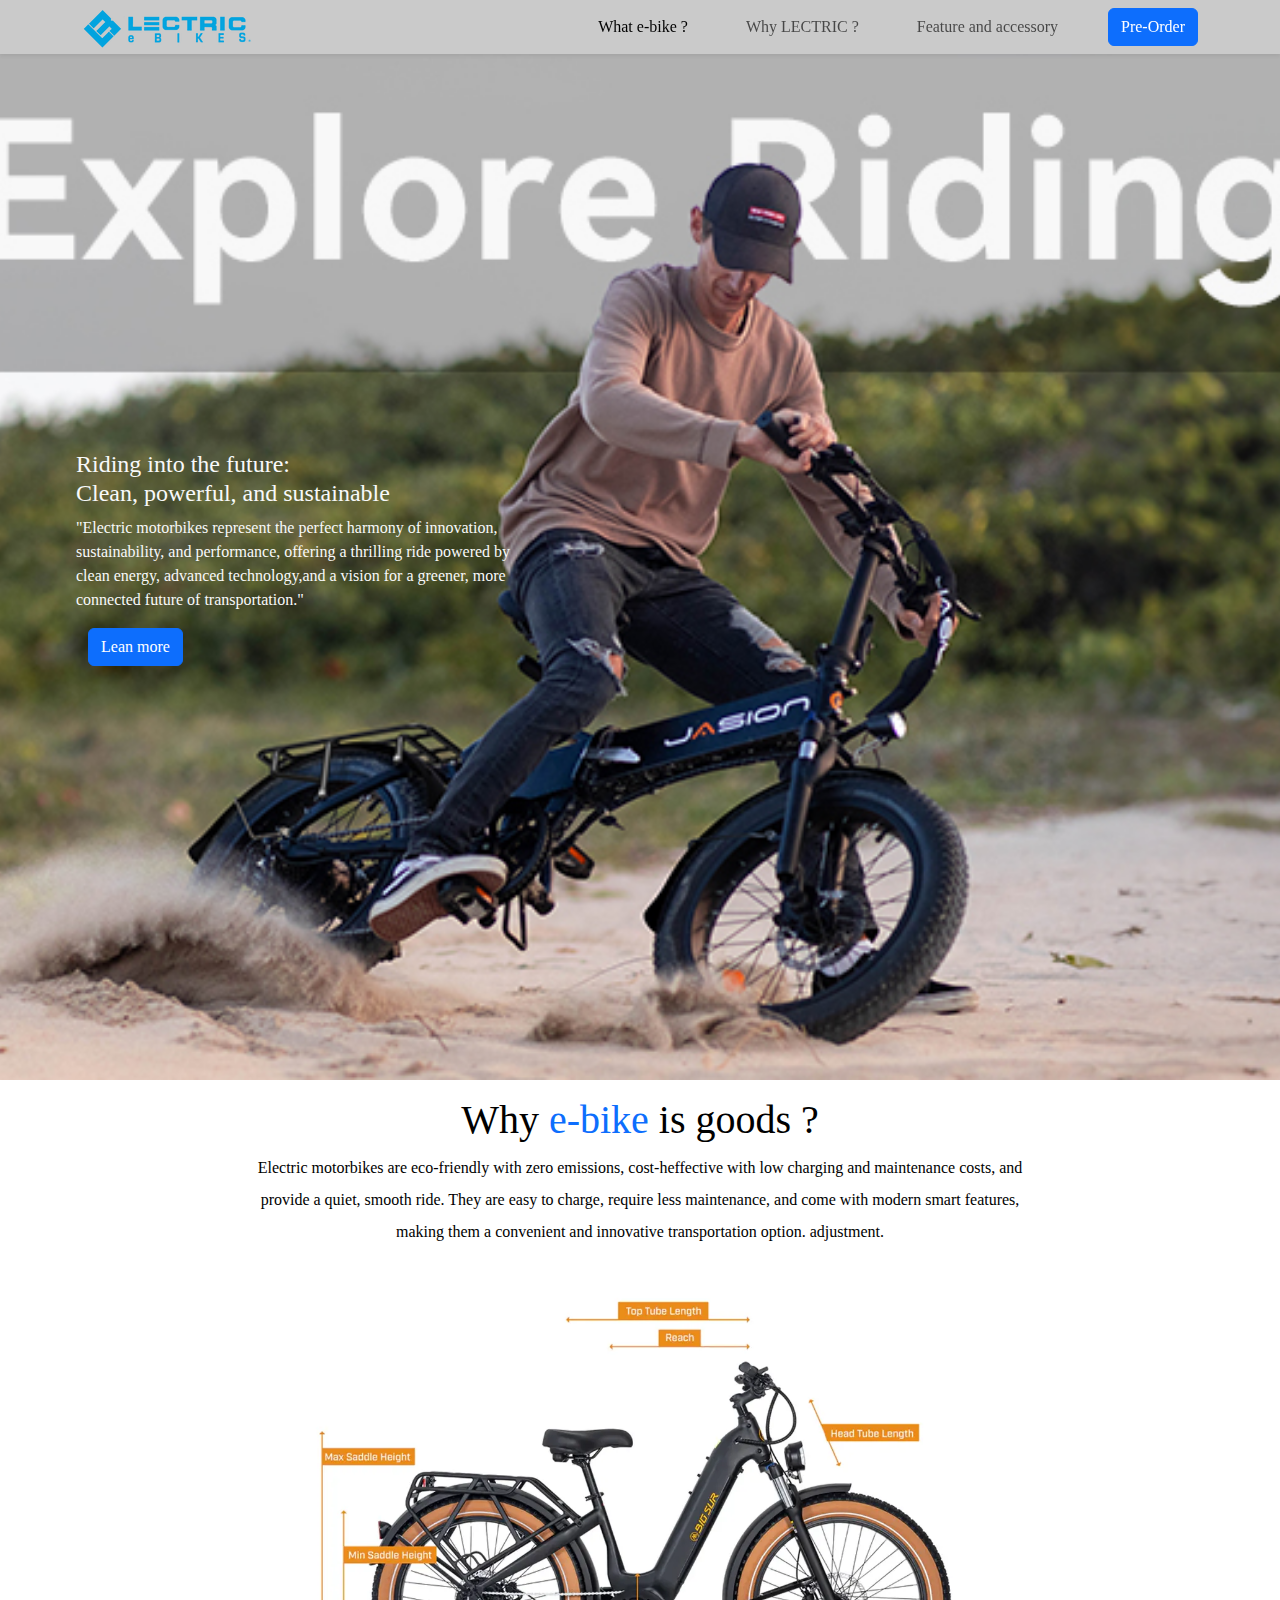
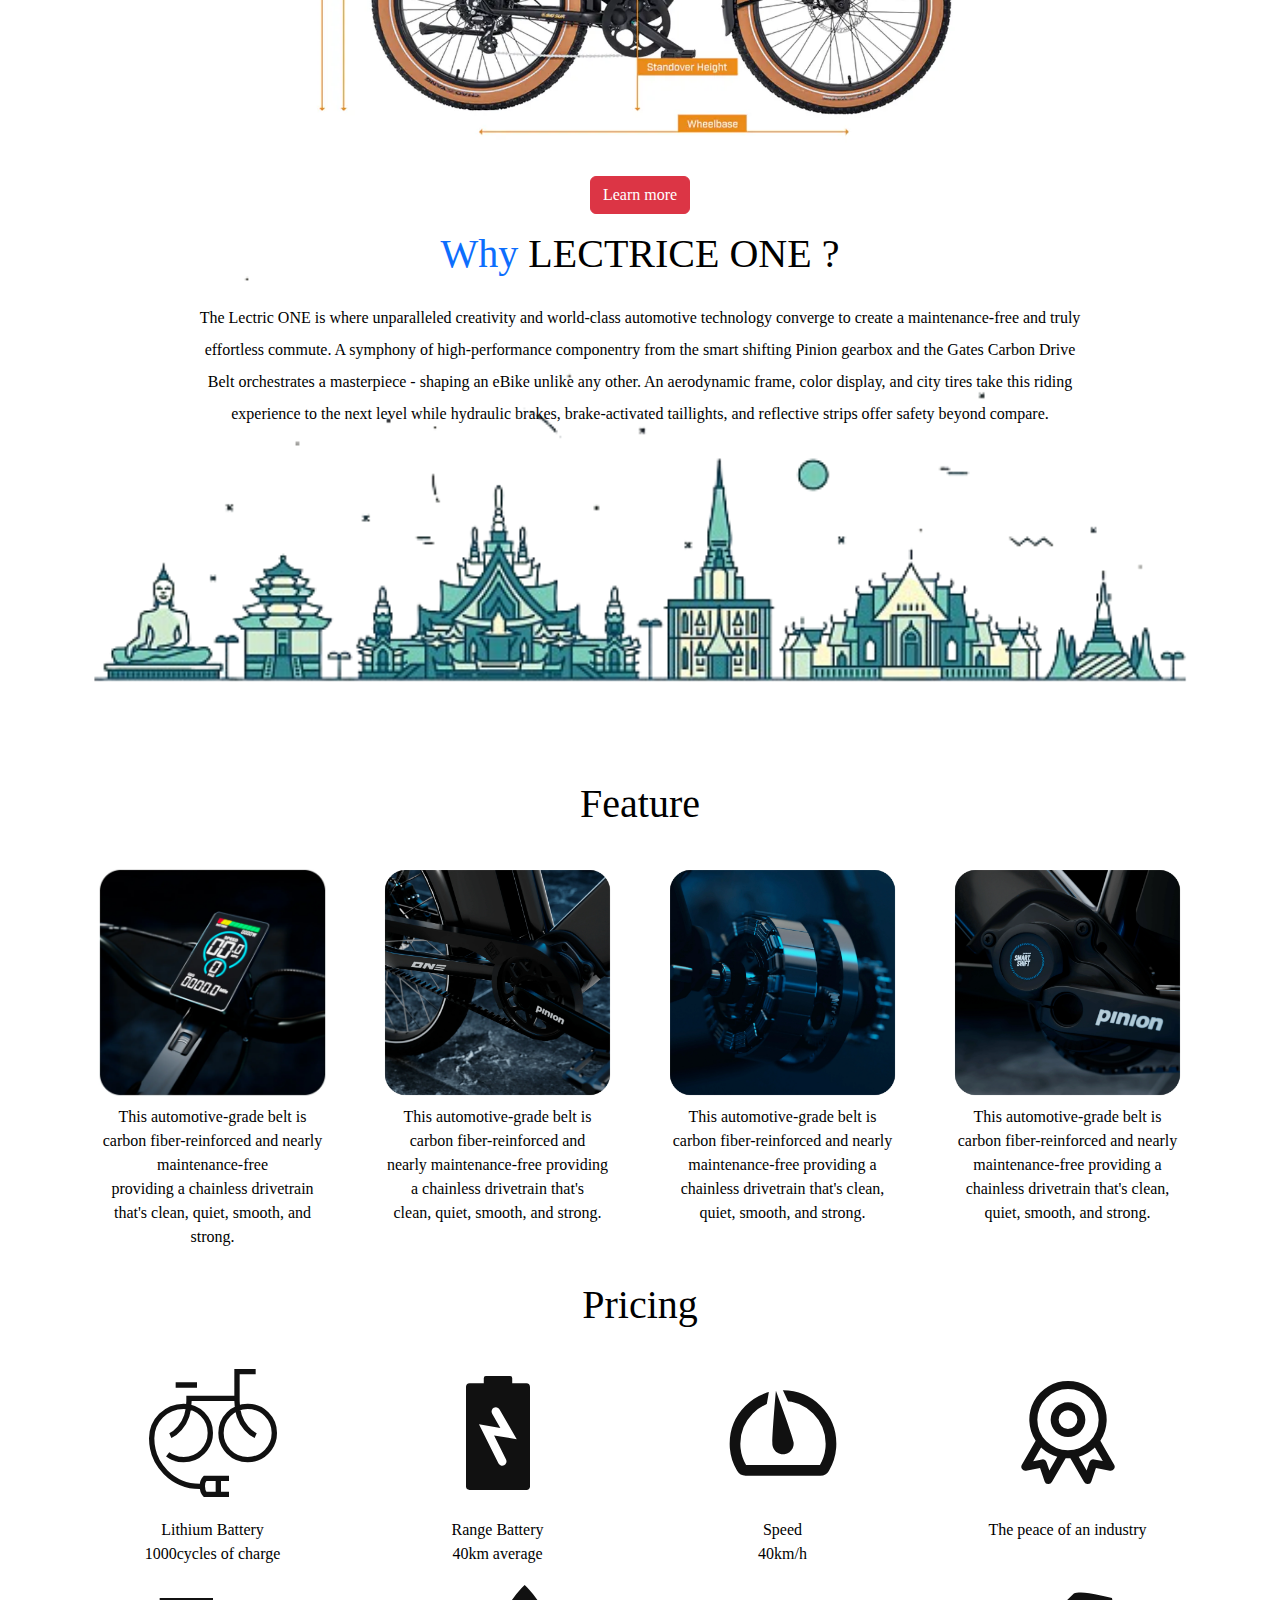
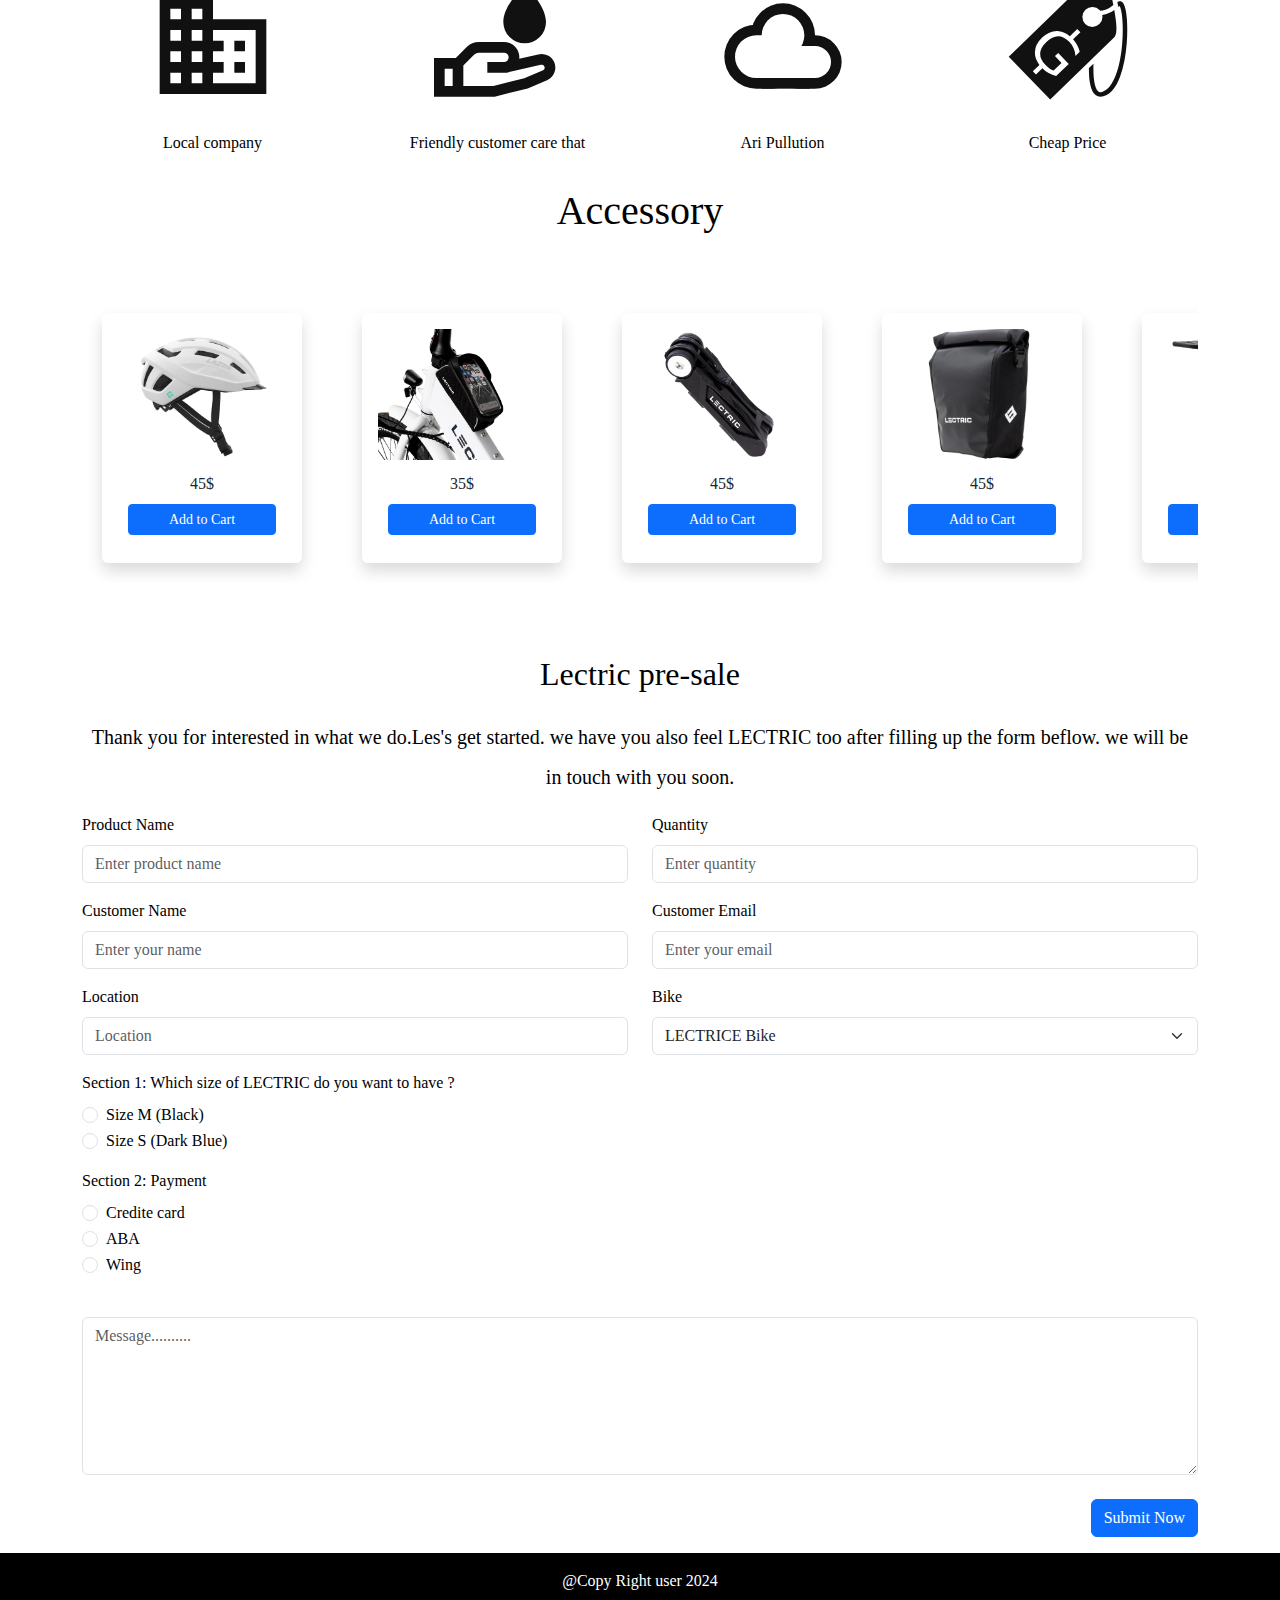
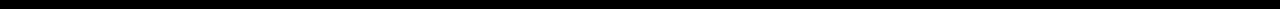
<file: index.html>
<!DOCTYPE html>
<html lang="en">
  <head>
    <meta charset="UTF-8" />
    <meta name="viewport" content="width=device-width, initial-scale=1.0" />
    <title>LECTRICE</title>
    <link
      href="https://cdn.jsdelivr.net/npm/bootstrap@5.3.0-alpha1/dist/css/bootstrap.min.css"
      rel="stylesheet"
    />
    <link rel="icon" href="/Img/logo.png">
    <link rel="stylesheet" href="/style/second.css" />
  </head>
  <body>
    <header>
      <div
        class="container-fluid imgbosnh"
        style="
          background-image: url(/Img/header\ img.jpg);
          background-position: center;
          background-repeat: no-repeat;
          background-size: cover;
          height: 120vh;
        "
      >
        <nav
          class="navbar navbar-expand-lg navbar-light shadow-sm"
          style="
            z-index: 1;
            position: fixed;
            width: 100%;
            background-color: rgb(202, 202, 202);
          "
        >
          <div class="container">
            <!-- Logo -->
            <a class="navbar-brand" href="#">
              <img
                src="/Img/logo.png"
                alt="Logo"
                class="d-inline-block align-text-top"
                style="height: 40px"
              />
            </a>

            <!-- Toggle button for mobile view -->
            <button
              class="navbar-toggler"
              type="button"
              data-bs-toggle="collapse"
              data-bs-target="#navbarNav"
              aria-controls="navbarNav"
              aria-expanded="false"
              aria-label="Toggle navigation"
            >
              <span class="navbar-toggler-icon"></span>
            </button>

            <!-- Menu Items -->
            <div class="collapse navbar-collapse" id="navbarNav">
              <ul class="navbar-nav ms-auto">
                <li class="nav-item">
                  <a
                    class="nav-link active"
                    aria-current="page"
                    href="#section1"
                    style="padding-right: 50px"
                    >What e-bike ?</a
                  >
                </li>
                <li class="nav-item">
                  <a
                    class="nav-link"
                    href="#section2"
                    style="padding-right: 50px"
                    >Why LECTRIC ?</a
                  >
                </li>
                <li class="nav-item">
                  <a
                    class="nav-link"
                    href="#section3"
                    style="padding-right: 50px"
                    >Feature and accessory</a
                  >
                </li>
              </ul>
              <!-- Pre-Order Button -->
              <a href="#section4" class="btn btn-primary ">Pre-Order</a>
            </div>
          </div>
        </nav>
        <div
          class="container text-light"
          style="position: absolute; top: 50%; margin-left: 5%"
        >
          <h1 class="fs-4">
            Riding into the future: <br />
            Clean, powerful, and sustainable
          </h1>
          <p>
            "Electric motorbikes represent the perfect harmony of innovation,<br />
            sustainability, and performance, offering a thrilling ride powered
            by
            <br />
            clean energy, advanced technology,and a vision for a greener, more
            <br />
            connected future of transportation."
          </p>
          <div class="container mt-3">
            <form>
              <button type="submit" class="btn btn-primary">Lean more</button>
            </form>
          </div>
        </div>
      </div>
    </header>
    <div
    id="section1"
    class="container-fluid text-black  d-flex justify-content-center align-items-center"
  >
    <div class="text-center pt-3">
      <h1>
        Why
        <a
          href="https://example.com"
          class="text-decoration-none hover #284560"
          >e-bike</a
        >
        is goods ?
      </h1>
      <p class="lead mx-auto lh-lg fs-6" style="width: 60%">
        Electric motorbikes are eco-friendly with zero emissions,
        cost-heffective with low charging and maintenance costs, and
        provide a quiet, smooth ride. They are easy to charge, require
        less maintenance, and come with modern smart features, making them
        a convenient and innovative transportation option. adjustment.
      </p>
      <div class="container" style="width: 60%; margin: auto">
        <img
          src="/Img/page 2.webp"
          class="img-fluid imgbosnh"
          alt="Image"
        /> </div>
      <button class="btn btn-danger mt-3">Learn more</button>
      <div class="text-center pt-3" id="section2">
        <h1>
          <a
            href="https://example.co"
            class="text-decoration-none hover #284560"
            >Why</a
          >
          LECTRICE ONE ?
        </h1>
        <p
          class="lead mx-auto lh-lg pt-3 fs-6 forme"
          style="width: 70%; margin-bottom: -250px"
        >
          The Lectric ONE is where unparalleled creativity and world-class
          automotive technology converge to create a maintenance-free and
          truly effortless commute. A symphony of high-performance componentry
          from the smart shifting Pinion gearbox and the Gates Carbon Drive
          Belt orchestrates a masterpiece - shaping an eBike unlike any other.
          An aerodynamic frame, color display, and city tires take this riding
          experience to the next level while hydraulic brakes, brake-activated
          taillights, and reflective strips offer safety beyond compare.
        </p>
        <div
          class="mx-auto imgbosnh2"
          style="
            background-image: url('/Img/page_4-removebg-preview.png');
            background-size: contain;
            background-position: center;
            background-repeat: no-repeat;
            height: 600px;
            width: 90%;
          "
        ></div>
        </div>
        <h1  id="section3">Feature</h1>
    <div class="container mt-4">
        <div class="row">
            <!-- Box 1 -->
            <div class="col-12 col-sm-6 col-md-3 mb-3">
                <div class="p-3 text-center">
                    <img 
                        src="/Img/ONE-features-display.webp" 
                        alt="Image 1" 
                        class="img-fluid mb-2"
                    >
                    <p class="card-text fs-6">
                        This automotive-grade belt is <br> carbon  fiber-reinforced and
                        nearly maintenance-free <br> providing a chainless drivetrain <br>
                        that's clean, quiet, smooth, and strong.
                      </p>
                </div>
            </div>
            <!-- Box 2 -->
            <div class="col-12 col-sm-6 col-md-3 mb-3">
                <div class="p-3 text-center">
                    <img 
                        src="/Img/ONE-features-gates.webp" 
                        alt="Image 2" 
                        class="img-fluid mb-2"
                    >
                    <p class="card-text fs-6">
                        This automotive-grade belt is <br> carbon fiber-reinforced and <br>
                        nearly maintenance-free providing <br> a chainless drivetrain
                        that's <br> clean, quiet, smooth, and strong.
                      </p>
                </div>
            </div>
            <!-- Box 3 -->
            <div class="col-12 col-sm-6 col-md-3 mb-3">
                <div class=" p-3 text-center">
                    <img 
                        src="/Img/ONE-features-motor.webp" 
                        alt="Image 3" 
                        class="img-fluid mb-2"
                    >
                    <p class="card-text fs-6">
                        This automotive-grade belt is carbon fiber-reinforced and
                        nearly maintenance-free providing a chainless drivetrain
                        that's clean, quiet, smooth, and strong.
                      </p>
                </div>
            </div>
            <!-- Box 4 -->
            <div class="col-12 col-sm-6 col-md-3 mb-3">
                <div class=" p-3 text-center">
                    <img 
                        src="/Img/ONE-features-smart.shift.webp" 
                        alt="Image 4" 
                        class="img-fluid mb-2"
                    >
                    <p class="card-text fs-6">
                        This automotive-grade belt is carbon fiber-reinforced and
                        nearly maintenance-free providing a chainless drivetrain
                        that's clean, quiet, smooth, and strong.
                      </p>
                </div>
            </div>
        </div>
    </div>
    <h1 class="pb-3">Pricing</h1>
    <div class="container mt-4">
        <div class="row">
            <!-- Box 1 -->
            <div class="col-12 col-sm-6 col-md-3 mb-3">
                <span class="guidance--e-bike-1"></span>
                <div class="card-body">
                  <p class="card-text mt-3 fs-6">
                    Lithium Battery <br />1000cycles of charge
                  </p>
                </div>
            </div>
            <!-- Box 2 -->
            <div class="col-12 col-sm-6 col-md-3 mb-3">
                <span class="clarity--battery-solid"></span>
                <div class="card-body">
                  <p class="card-text mt-3 fs-6">
                    Range Battery <br />
                    40km average
                  </p>
                </div>
            </div>
            <!-- Box 3 -->
            <div class="col-12 col-sm-6 col-md-3 mb-3">
                <span class="line-md--speed-loop"></span>
                <div class="card-body">
                  <p class="card-text mt-3 fs-6">
                    Speed <br />
                    40km/h
                  </p>
                </div>
            </div>
            <!-- Box 4 -->
            <div class="col-12 col-sm-6 col-md-3 mb-3">
                <span class="basil--award-outline"></span>
                <div class="card-body">
                  <p class="card-text mt-3 fs-6">The peace of an industry</p>
                </div>
            </div>
            <!-- Box 5 -->
            <div class="col-12 col-sm-6 col-md-3 mb-3">
                <span class="mdi--company"></span>
                <div class="card-body">
                  <p class="card-text mt-3 fs-6">Local company</p>
                </div>
            </div>
            <!-- Box 6 -->
            <div class="col-12 col-sm-6 col-md-3 mb-3">
                <span
                  class="tdesign--undertake-environment-protection-filled"
                ></span>
                <div class="card-body">
                  <p class="card-text mt-3 fs-6">Friendly customer care that</p>
                </div>
            </div>
            <!-- Box 7 -->
            <div class="col-12 col-sm-6 col-md-3 mb-3">
                <span class="line-md--cloud-alt-filled"></span>
              <div class="card-body">
                <p class="card-text mt-3 fs-6">Ari Pullution</p>
              </div>
            
            </div>
            <!-- Box 8 -->
            <div class="col-12 col-sm-6 col-md-3 mb-3">
                <span class="game-icons--price-tag"></span>
                <div class="card-body">
                  <p class="card-text mt-3 fs-6">Cheap Price</p>
                </div>
               
            </div>
        </div>
    </div>
    <h1 class="p-3">Accessory</h1>
    <div class="container py-4 fs-6">
        <!-- Product List Container -->
        <div class="product-list-container position-relative overflow-auto">
          <div class="product-list">
            <!-- Product Cards -->
            <div class="product-card bg-white text-dark shadow rounded p-3">
              <img
                src="/Img/add acc.webp"
                alt="Product Image"
                class="img-fluid"
              />
              <div class="product-info">
                <p>45$</p>
                <button class="btn btn-primary btn-sm mt-2">
                  Add to Cart
                </button>
              </div>
            </div>
            <div class="product-card bg-white text-dark shadow rounded p-3">
              <img
                src="/Img/add acc2.webp"
                alt="Product Image"
                class="img-fluid"
              />
              <div class="product-info">
                <p>35$</p>
                <button class="btn btn-primary btn-sm mt-2">
                  Add to Cart
                </button>
              </div>
            </div>
            <div class="product-card bg-white text-dark shadow rounded p-3">
              <img
                src="/Img/add acc3.webp"
                alt="Product Image"
                class="img-fluid"
              />
              <div class="product-info">
                <p>45$</p>
                <button class="btn btn-primary btn-sm mt-2">
                  Add to Cart
                </button>
              </div>
            </div>
            <div class="product-card bg-white text-dark shadow rounded p-3">
              <img
                src="/Img/add acc4.webp"
                alt="Product Image"
                class="img-fluid"
              />
              <div class="product-info">
                <p>45$</p>
                <button class="btn btn-primary btn-sm mt-2">
                  Add to Cart
                </button>
              </div>
            </div>
            <div class="product-card bg-white text-dark shadow rounded p-3">
              <img
                src="/Img/acc.webp"
                alt="Product Image"
                class="img-fluid"
              />
              <div class="product-info">
                <p>50$</p>
                <button class="btn btn-primary btn-sm mt-2">
                  Add to Cart
                </button>
              </div>
            </div>
            <div class="product-card bg-white text-dark shadow rounded p-3">
              <img
                src="/Img/acc2.webp"
                alt="Product Image"
                class="img-fluid"
              />
              <div class="product-info">
                <p>60$</p>
                <button class="btn btn-primary btn-sm mt-2">
                  Add to Cart
                </button>
              </div>
            </div>
            <div class="product-card bg-white text-dark shadow rounded p-3">
              <img
                src="/Img/acc3.webp"
                alt="Product Image"
                class="img-fluid"
              />
              <div class="product-info">
                <p>75$</p>
                <button class="btn btn-primary btn-sm mt-2">
                  Add to Cart
                </button>
              </div>
            </div>
            <div class="product-card bg-white text-dark shadow rounded p-3">
              <img
                src="/Img/acc4.webp"
                alt="Product Image"
                class="img-fluid"
              />
              <div class="product-info">
                <p>80$</p>
                <button class="btn btn-primary btn-sm mt-2">
                  Add to Cart
                </button>
              </div>
            </div>
          </div>
        </div>
      </div>
    <footer>
      <div class="container mt-5 text-black w-100" id="section4">
        <h2 class="text-center mb-4">Lectric pre-sale</h2>
        <div class="lead mx-auto lh-lg">
          <p
            class="text-center container-fluid form d-flex justify-content-start mb-3"
          >
            Thank you for interested in what we do.Les's get started. we have
            you also feel LECTRIC too after filling up the form beflow. we will
            be in touch with you soon.
          </p>
        </div>
        <form>
          <!-- Row 1 -->
          <div class="row mb-3 text-start">
            <div class="col-lg-6 col-md-6 col-12">
              <label for="productName" class="form-label">Product Name</label>
              <input
                type="text"
                class="form-control"
                id="productName"
                placeholder="Enter product name"
                required
              />
            </div>
            <div class="col-lg-6 col-md-6 col-12">
              <label for="quantity" class="form-label">Quantity</label>
              <input
                type="number"
                class="form-control"
                id="quantity"
                placeholder="Enter quantity"
                required
              />
            </div>
          </div>
          <!-- Row 2 -->
          <div class="row mb-3 text-start">
            <div class="col-lg-6 col-md-6 col-12">
              <label for="customerName" class="form-label">Customer Name</label>
              <input
                type="text"
                class="form-control"
                id="customerName"
                placeholder="Enter your name"
                required
              />
            </div>
            <div class="col-lg-6 col-md-6 col-12">
              <label for="customerEmail" class="form-label"
                >Customer Email</label
              >
              <input
                type="email"
                class="form-control"
                id="customerEmail"
                placeholder="Enter your email"
                required
              />
            </div>
          </div>
          <!-- Row 3 -->
          <div class="row mb-3 text-start">
            <div class="col-lg-6 col-md-6 col-12">
              <label for="deliveryDate" class="form-label">Location</label>
              <input
                type="text"
                class="form-control"
                id="deliveryDate "
                placeholder="Location"
                required
              />
            </div>
            <div class="col-lg-6 col-md-6 col-12 ">
              <label for="paymentMethod" class="form-label">Bike</label>
              <select class="form-select" id="paymentMethod" required>
                <option value="" disabled selected>LECTRICE Bike</option>
                <option value="creditCard">Electric bike (430$)</option>
                <option value="paypal">Conversation (200$)</option>
                <option value="bankTransfer">Take it right now (500$)</option>
              </select>
            </div>
          </div>
          <!-- Options for the customer -->
          <!-- Options Section 1 -->
          <div class="mb-3 text-start">
            <label class="form-label"
              >Section 1: Which size of LECTRIC do you want to have ?</label
            >
            <div class="form-check">
              <input
                class="form-check-input"
                type="radio"
                name="options"
                id="option1"
                value="option1"
                required
              />
              <label class="form-check-label" for="option1"
                >Size M (Black)</label
              >
            </div>
            <div class="form-check">
              <input
                class="form-check-input"
                type="radio"
                name="options"
                id="option2"
                value="option2"
              />
              <label class="form-check-label" for="option2"
                >Size S (Dark Blue)</label
              >
            </div>
          </div>
        </form>
        <form>
          <!-- Options Section 2 -->
          <div class="mb-3 text-start">
            <label class="form-label">Section 2: Payment</label>
            <div class="form-check">
              <input
                class="form-check-input"
                type="radio"
                name="options"
                id="option3"
                value="option3"
              />
              <label class="form-check-label" for="option3">Credite card</label>
            </div>
            <div class="form-check">
              <input
                class="form-check-input"
                type="radio"
                name="options"
                id="option4"
                value="option4"
              />
              <label class="form-check-label" for="option4">ABA</label>
            </div>
            <div class="form-check">
              <input
                class="form-check-input"
                type="radio"
                name="options"
                id="option5"
                value="option5"
              />
              <label class="form-check-label" for="option5">Wing</label>
            </div>
          </div>
          <div class="mb-4">
            <label for="" class="form-label"></label>
            <textarea
              class="form-control"
              name="Message"
              id="Message"
              rows="6"
              placeholder="Message.........."
            ></textarea>
          </div>

          <!-- Submit Button -->
          <div class="text-end">
            <button type="submit" class="btn btn-primary">Submit Now</button>
          </div>
        </form>
      </div>
      
      <p class="container-fluid bg-black p-3 text-center mt-3 text-white">
        @Copy Right user 2024
      </p>
    </footer>
    <!-- Bootstrap JS Bundle -->
    <script src="https://cdn.jsdelivr.net/npm/bootstrap@5.3.0-alpha3/dist/js/bootstrap.bundle.min.js"></script>

    <script src="https://cdn.jsdelivr.net/npm/bootstrap@5.3.0-alpha1/dist/js/bootstrap.bundle.min.js"></script>
  </body>
</html>
</file>
<file: style/second.css>
* {
  padding: 0%;
  margin: 0%;
  font-family: "Times New Roman", Times, serif;
}
.navbar {
  padding: 0;
  margin: 0;
  width: 100%;
}
.game-icons--price-tag::after {
  display: inline-block;
  width: 128px;
  height: 128px;
  vertical-align: -0.125em;
  content: url("data:image/svg+xml,%3Csvg xmlns='http://www.w3.org/2000/svg' viewBox='0 0 512 512'%3E%3Cpath fill='%23111' d='M303.297 42.269q-2.31.037-4.476.158c-11.55.649-19.422 3.475-22.47 6.438L18.923 299.087L184.807 469.75l257.43-250.222c3.047-2.963 6.096-10.75 7.072-22.278s.207-26.288-1.645-42.248c-1.605-13.84-3.991-28.476-6.597-42.96c-12.99 9.51-28.1 16.583-48.25 20.222a40 40 0 0 1-11.38 36.191a40 40 0 0 1-56.562-.802a40 40 0 0 1 .803-56.563a40 40 0 0 1 29.031-11.3a40 40 0 0 1 27.532 12.103a40 40 0 0 1 2.998 3.5c24.115-3.229 38.245-11.132 52.109-23.326c-1.891-9.87-3.776-19.475-5.47-28.424c-27.556-6.032-61.042-14.049-90.872-18.371c-11.925-1.728-23.195-2.83-32.957-2.998q-2.441-.042-4.752-.004zm159.469 34.836c-3.39.175-6.773 1.444-9.342 3.283a2734 2734 0 0 1 3.7 19.365l5.326-3.707c.268.372.45.517.765 1.106c2.648 4.937 5.797 16.02 7.912 30.437c4.231 28.833 5.344 71.6 1.848 116.16s-11.623 91.069-25.262 127.625c-13.639 36.557-32.614 61.986-55.453 68.49c-8.264 2.354-12.21.983-16.803-3.57c-4.593-4.552-9.035-13.679-12.054-26.199c-5.115-21.207-6.457-51.417-5.526-83.469l-18.336 17.824c-.067 25.974 1.633 50.248 6.364 69.864c3.443 14.277 8.383 26.341 16.882 34.765s21.359 11.814 34.405 8.098c31.734-9.038 52.827-40.494 67.384-79.512s22.756-86.771 26.344-132.508c3.589-45.736 2.547-89.302-1.984-120.181c-2.266-15.44-5.15-27.556-9.858-36.332c-2.353-4.388-5.217-8.459-10.513-10.627c-1.324-.542-2.736-.832-4.174-.91q-.81-.044-1.625-.002M293.1 187.796l12.549 12.906l-29.38 28.563c6.195 6.952 11.437 14.253 15.71 21.908c5.1 9.1 8.755 18.47 10.96 28.12l-16.91 16.212q-1.421-16.44-7.652-30.496t-17.27-25.57q-21.758-22.696-44.751-22.59q-22.914.189-46.744 23.035q-23.752 22.772-24.907 45.656q-1.074 22.969 20.684 45.664q8.498 8.864 16.584 14.463q8.164 5.526 16.553 8.135l31.539-30.236l-26.205-27.336l13.054-12.516l42.09 43.9l-50.416 48.335q-15.82-3.435-30.398-11.872c-8.672-5.09-16.86-11.463-24.569-19.097l-25.826 24.635l-12.424-13.026l26.303-25.088c-12.28-16.036-18.338-32.69-18.164-49.963q.48-31.775 29.188-59.298q27.885-26.735 58.498-26.692q.987.002 1.976.031c17.69.524 34.44 7.564 50.254 21.069z'/%3E%3C/svg%3E");
}
.line-md--cloud-alt-filled::after {
  display: inline-block;
  width: 128px;
  height: 128px;
  vertical-align: -0.125em;
  content: url("data:image/svg+xml,%3Csvg xmlns='http://www.w3.org/2000/svg' viewBox='0 0 24 24'%3E%3Cmask id='lineMdCloudAltFilled0'%3E%3Cg fill='none' stroke='%23fff' stroke-linecap='round' stroke-linejoin='round' stroke-width='2'%3E%3Cpath stroke-dasharray='64' stroke-dashoffset='64' d='M7 19h11c2.21 0 4 -1.79 4 -4c0 -2.21 -1.79 -4 -4 -4h-1v-1c0 -2.76 -2.24 -5 -5 -5c-2.42 0 -4.44 1.72 -4.9 4h-0.1c-2.76 0 -5 2.24 -5 5c0 2.76 2.24 5 5 5Z'%3E%3Canimate fill='freeze' attributeName='stroke-dashoffset' dur='0.6s' values='64;0'/%3E%3Cset fill='freeze' attributeName='opacity' begin='0.7s' to='0'/%3E%3C/path%3E%3Cg fill='%23fff' stroke='none' opacity='0'%3E%3Ccircle cx='12' cy='10' r='6'/%3E%3Crect width='9' height='8' x='8' y='12'/%3E%3Crect width='15' height='12' x='1' y='8' rx='6'/%3E%3Crect width='13' height='10' x='10' y='10' rx='5'/%3E%3Cset fill='freeze' attributeName='opacity' begin='0.7s' to='1'/%3E%3C/g%3E%3Cg fill='%23000' fill-opacity='0' stroke='none'%3E%3Ccircle cx='12' cy='10' r='4'/%3E%3Crect width='9' height='6' x='8' y='12'/%3E%3Crect width='11' height='8' x='3' y='10' rx='4'/%3E%3Crect width='9' height='6' x='12' y='12' rx='3'/%3E%3Cset fill='freeze' attributeName='fill-opacity' begin='0.7s' to='1'/%3E%3Canimate fill='freeze' attributeName='opacity' begin='0.7s' dur='0.5s' values='1;0'/%3E%3C/g%3E%3C/g%3E%3C/mask%3E%3Crect width='24' height='24' fill='%23111' mask='url(%23lineMdCloudAltFilled0)'/%3E%3C/svg%3E");
}
.guidance--e-bike-1::after {
  display: inline-block;
  width: 128px;
  height: 128px;
  vertical-align: -0.125em;
  content: url("data:image/svg+xml,%3Csvg xmlns='http://www.w3.org/2000/svg' viewBox='0 0 24 24'%3E%3Cpath fill='none' stroke='%23111' d='M16.5 5.5h-9V6c0 5-3.5 6.5-3.5 6.5m7.5-.5a5 5 0 0 0-5-5a6 6 0 0 0-6 6a9 9 0 0 0 9 9h.5m0 0c0 1 .5 1.5.5 1.5H13M10 22c0-1 .5-1.5.5-1.5H13m0 0v3m0-3h2m-2 3h2M11.498 12a5 5 0 0 1-5 5m0 0a4.98 4.98 0 0 1-3-1m3 1a5 5 0 0 1-2.098-.46M5 3h4M20 .5h-3.5V6c0 5 3.5 6.5 3.5 6.5M18.5 17a5 5 0 1 1 0-10a5 5 0 0 1 0 10Z'/%3E%3C/svg%3E");
}
.clarity--battery-solid::after {
  display: inline-block;
  width: 128px;
  height: 128px;
  vertical-align: -0.125em;
  content: url("data:image/svg+xml,%3Csvg xmlns='http://www.w3.org/2000/svg' viewBox='0 0 36 36'%3E%3Cpath fill='%23111' d='M22 4V2.62a.6.6 0 0 0-.58-.62h-6.84a.6.6 0 0 0-.58.62V4h-4a1.09 1.09 0 0 0-1 1.07v28a1 1 0 0 0 1 .93h16a1 1 0 0 0 1-.94v-28A1.09 1.09 0 0 0 26 4Zm-1.74 21.44a1.2 1.2 0 0 1-2.15 1.07l-5.46-10.95l6 1l-2.29-4a1.2 1.2 0 1 1 2.08-1.2l4.83 8.37l-6.37-1.03Z' class='clr-i-solid clr-i-solid-path-1'/%3E%3Cpath fill='none' d='M0 0h36v36H0z'/%3E%3C/svg%3E");
}
.line-md--speed-loop::after {
  display: inline-block;
  width: 128px;
  height: 128px;
  vertical-align: -0.125em;
  content: url("data:image/svg+xml,%3Csvg xmlns='http://www.w3.org/2000/svg' viewBox='0 0 24 24'%3E%3Cmask id='lineMdSpeedLoop0'%3E%3Cpath fill='none' stroke='%23fff' stroke-dasharray='56' stroke-dashoffset='56' stroke-linecap='round' stroke-linejoin='round' stroke-width='2' d='M5 19v0c-0.3 0 -0.59 -0.15 -0.74 -0.41c-0.8 -1.34 -1.26 -2.91 -1.26 -4.59c0 -4.97 4.03 -9 9 -9c4.97 0 9 4.03 9 9c0 1.68 -0.46 3.25 -1.26 4.59c-0.15 0.26 -0.44 0.41 -0.74 0.41Z'%3E%3Canimate fill='freeze' attributeName='stroke-dashoffset' dur='0.6s' values='56;0'/%3E%3C/path%3E%3Cg transform='rotate(-100 12 14)'%3E%3Cpath d='M12 14C12 14 12 14 12 14C12 14 12 14 12 14C12 14 12 14 12 14C12 14 12 14 12 14Z'%3E%3Canimate fill='freeze' attributeName='d' begin='0.4s' dur='0.2s' values='M12 14C12 14 12 14 12 14C12 14 12 14 12 14C12 14 12 14 12 14C12 14 12 14 12 14Z;M16 14C16 16.21 14.21 18 12 18C9.79 18 8 16.21 8 14C8 11.79 12 0 12 0C12 0 16 11.79 16 14Z'/%3E%3C/path%3E%3Cpath fill='%23fff' d='M12 14C12 14 12 14 12 14C12 14 12 14 12 14C12 14 12 14 12 14C12 14 12 14 12 14Z'%3E%3Canimate fill='freeze' attributeName='d' begin='0.4s' dur='0.2s' values='M12 14C12 14 12 14 12 14C12 14 12 14 12 14C12 14 12 14 12 14C12 14 12 14 12 14Z;M14 14C14 15.1 13.1 16 12 16C10.9 16 10 15.1 10 14C10 12.9 12 4 12 4C12 4 14 12.9 14 14Z'/%3E%3C/path%3E%3CanimateTransform attributeName='transform' begin='0.4s' dur='6s' repeatCount='indefinite' type='rotate' values='-100 12 14;45 12 14;45 12 14;45 12 14;20 12 14;10 12 14;0 12 14;35 12 14;45 12 14;55 12 14;50 12 14;15 12 14;-20 12 14;-100 12 14'/%3E%3C/g%3E%3C/mask%3E%3Crect width='24' height='24' fill='%23111' mask='url(%23lineMdSpeedLoop0)'/%3E%3C/svg%3E");
}
.basil--award-outline::after {
  display: inline-block;
  width: 128px;
  height: 128px;
  vertical-align: -0.125em;
  content: url("data:image/svg+xml,%3Csvg xmlns='http://www.w3.org/2000/svg' viewBox='0 0 24 24'%3E%3Cg fill='%23111' fill-rule='evenodd' clip-rule='evenodd'%3E%3Cpath d='M12 6.25a3.25 3.25 0 1 0 0 6.5a3.25 3.25 0 0 0 0-6.5M10.25 9.5a1.75 1.75 0 1 1 3.5 0a1.75 1.75 0 0 1-3.5 0'/%3E%3Cpath d='M12 2.25a7.25 7.25 0 0 0-6.063 11.226l-2.587 4.48a.75.75 0 0 0 .795 1.11l2.614-.514l.861 2.52a.75.75 0 0 0 1.36.133l2.58-4.468a7 7 0 0 0 .88 0l2.58 4.468a.75.75 0 0 0 1.36-.134l.858-2.526l2.616.52a.75.75 0 0 0 .796-1.11l-2.586-4.479A7.25 7.25 0 0 0 12 2.25M6.25 9.5a5.75 5.75 0 1 1 11.5 0a5.75 5.75 0 0 1-11.5 0m3.734 6.966a7.24 7.24 0 0 1-3.027-1.757l-1.482 2.567l1.637-.322a.75.75 0 0 1 .854.493l.54 1.579zm5.508 2.556l-1.476-2.556a7.24 7.24 0 0 0 3.027-1.757l1.48 2.563l-1.638-.326a.75.75 0 0 0-.856.495z'/%3E%3C/g%3E%3C/svg%3E");
}
.mdi--company::after {
  display: inline-block;
  width: 128px;
  height: 128px;
  vertical-align: -0.125em;
  content: url("data:image/svg+xml,%3Csvg xmlns='http://www.w3.org/2000/svg' viewBox='0 0 24 24'%3E%3Cpath fill='%23111' d='M18 15h-2v2h2m0-6h-2v2h2m2 6h-8v-2h2v-2h-2v-2h2v-2h-2V9h8M10 7H8V5h2m0 6H8V9h2m0 6H8v-2h2m0 6H8v-2h2M6 7H4V5h2m0 6H4V9h2m0 6H4v-2h2m0 6H4v-2h2m6-10V3H2v18h20V7z'/%3E%3C/svg%3E");
}
.tdesign--undertake-environment-protection-filled::after {
  display: inline-block;
  width: 128px;
  height: 128px;
  vertical-align: -0.125em;
  content: url("data:image/svg+xml,%3Csvg xmlns='http://www.w3.org/2000/svg' viewBox='0 0 24 24'%3E%3Cpath fill='%23111' d='M17 .57c-.288.295-.582.584-.862.886a18 18 0 0 0-1.457 1.806C13.921 4.346 13 5.945 13 7.5a4 4 0 0 0 8 0c0-1.555-.921-3.154-1.681-4.238a18 18 0 0 0-1.457-1.806c-.28-.302-.574-.59-.862-.885M8.435 13.25a1.25 1.25 0 0 0-.885.364l-2.05 2.05V19.5h5.627l5.804-1.451l3.531-1.507a.555.555 0 0 0-.163-1.032a.6.6 0 0 0-.253.01l-.02.005L13.614 17H10v-2h3.125a.875.875 0 0 0 0-1.75zm7.552 1.152l3.552-.817a2.556 2.556 0 0 1 1.797 4.757l-.027.013l-3.74 1.596l-6.196 1.549H0v-7.25h4.086l2.052-2.052a3.25 3.25 0 0 1 2.3-.948h.002h-.002h4.687a2.875 2.875 0 0 1 2.862 3.152M3.5 16.25H2v3.25h1.5z'/%3E%3C/svg%3E");
}

.product-card {
  flex: 0 0 auto;
  width: 200px; /* Adjusted width */
  height: 250px; /* Reduced height to 250px */
  margin: 20px; /* Margin for spacing */
  padding: 10px;
  display: flex;
  flex-direction: column; /* Stack image and text vertically */
  border-radius: 10px;

  background-color: white;
}

.product-card img {
  width: 100%;
  height: 60%; /* Image takes up 60% of the card height */
  object-fit: cover; /* Ensures image fills the space */
  border-radius: 5px;
}

.product-card .product-info {
  height: 40%; /* Text takes up 40% of the card height */
  display: flex;
  flex-direction: column;
  justify-content: center; /* Center the text vertically */
  padding: 10px;
  text-align: center; /* Center the text horizontally */
}

.product-card .product-info p {
  margin: 0;
  font-size: 1em; /* Standard font size */
}

.scroll-icon {
  font-size: 2.5em; /* Slightly larger scroll icon */
  cursor: pointer;
}
html {
  scroll-behavior: smooth;
}
/* Product List Container: Horizontal Scroll */
.product-list-container {
  position: relative;
  overflow-x: auto; /* Enable horizontal scrolling */
  white-space: nowrap; /* Prevent wrapping */
  scrollbar-width: thin; /* For Firefox */
  scrollbar-color: #333 #ccc; /* For Firefox */
  max-width: 100%;
  height: 300px; /* Fixed height for scroll */
  padding: 10px 0; /* Vertical padding */
}

/* Product Cards Layout: Flexbox */
.product-list {
  display: flex;
  flex-wrap: nowrap; /* Prevent wrapping */
  gap: 20px; /* Space between cards */
}

/* Product Card Styling */
.product-card {
  flex: 0 0 auto; /* Prevent cards from resizing */
  width: 200px; /* Set fixed width for the cards */
  height: 250px; /* Fixed height for cards */
  background-color: white;
  border-radius: 10px;
  box-shadow: 0 4px 8px rgba(0, 0, 0, 0.2);
  display: flex;
  flex-direction: column;
  overflow: hidden;
}

/* Product Card Image */
.product-card img {
  width: 100%;
  height: 60%;
  object-fit: cover;
  border-radius: 5px;
}

/* Product Info Section (Text) */
.product-card .product-info {
  height: 40%;
  display: flex;
  flex-direction: column;
  justify-content: center;
  padding: 10px;
  text-align: center;
}

/* Responsive Adjustments: Ensure Image & Text Adapt to Screen Sizes */
.product-card .product-info p {
  margin: 0;
  font-size: 1em;
}

/* Custom Scrollbar Styles */
.product-list-container::-webkit-scrollbar {
  height: 8px;
}

.product-list-container::-webkit-scrollbar-thumb {
  background: #333;
  border-radius: 10px;
}

.product-list-container::-webkit-scrollbar-thumb:hover {
  background: #555;
}

.product-list-container::-webkit-scrollbar-track {
  background: #ccc;
}

/* Scroll Icon Styling */
.scroll-icon {
  font-size: 2.5em;
  cursor: pointer;
  margin-left: 20px;
}
.container-fluid {
  padding: 0;
  margin: 0;
  margin-right: 0;
  margin-left: 0;
}
/* Responsive Layout: Adjusts Number of Columns Based on Screen Size */
@media (max-width: 1200px) {
  .imgbosnh {
    height: auto;
  }
  .product-card {
    width: 180px; /* Slightly smaller width for medium screens */
  }
}

@media (max-width: 992px) {
  .imgbosnh {
    height: auto;
  }
  .product-card {
    width: 150px; /* Smaller width for tablets */
  }
}

@media (max-width: 768px) {
  .imgbosnh {
    width: 100%;
    height: auto;
  }
  .imgbosnh2 {
    margin-top: -300px;
    margin-bottom: -180px;
  }
  .foranh {
    width: 100%;
  }
  .product-card {
    width: 130px; /* Even smaller width for mobile screens */
    height: 200px; /* Adjust height for small screens */
  }
}
</file>
